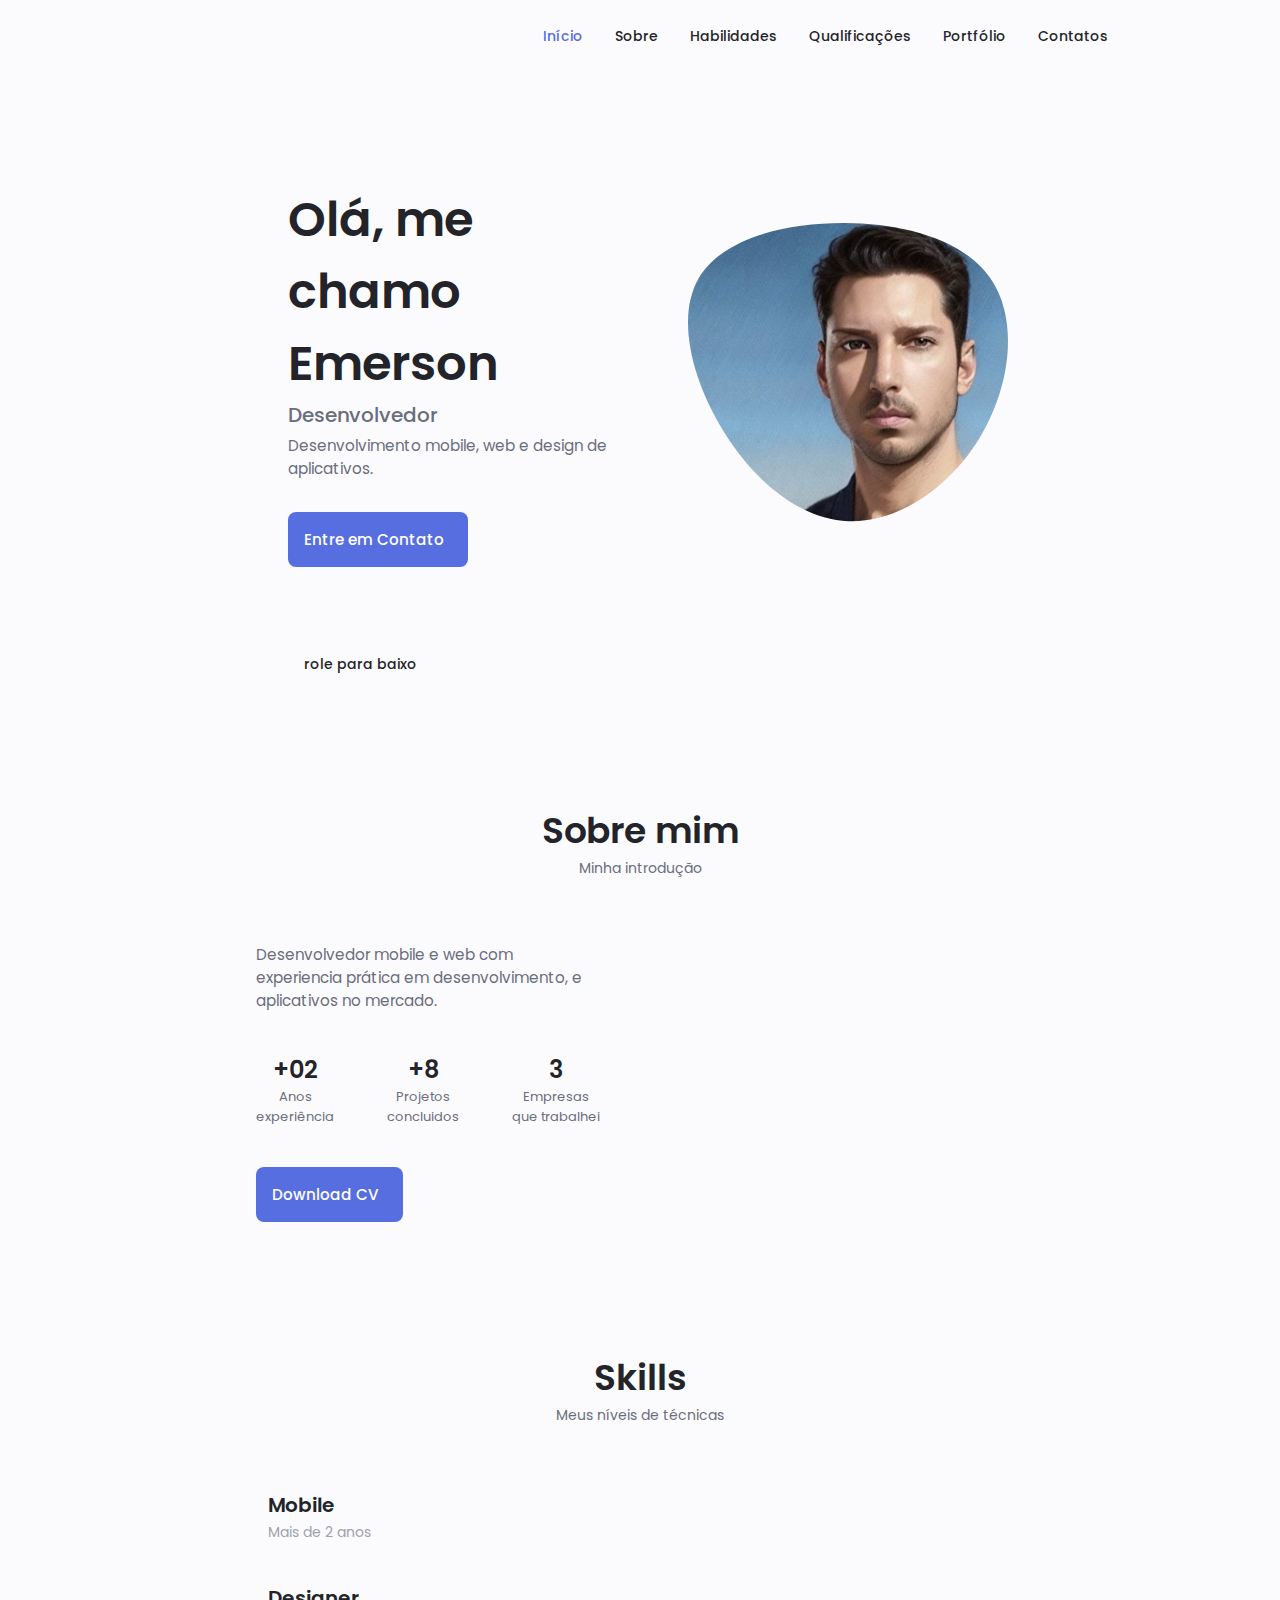
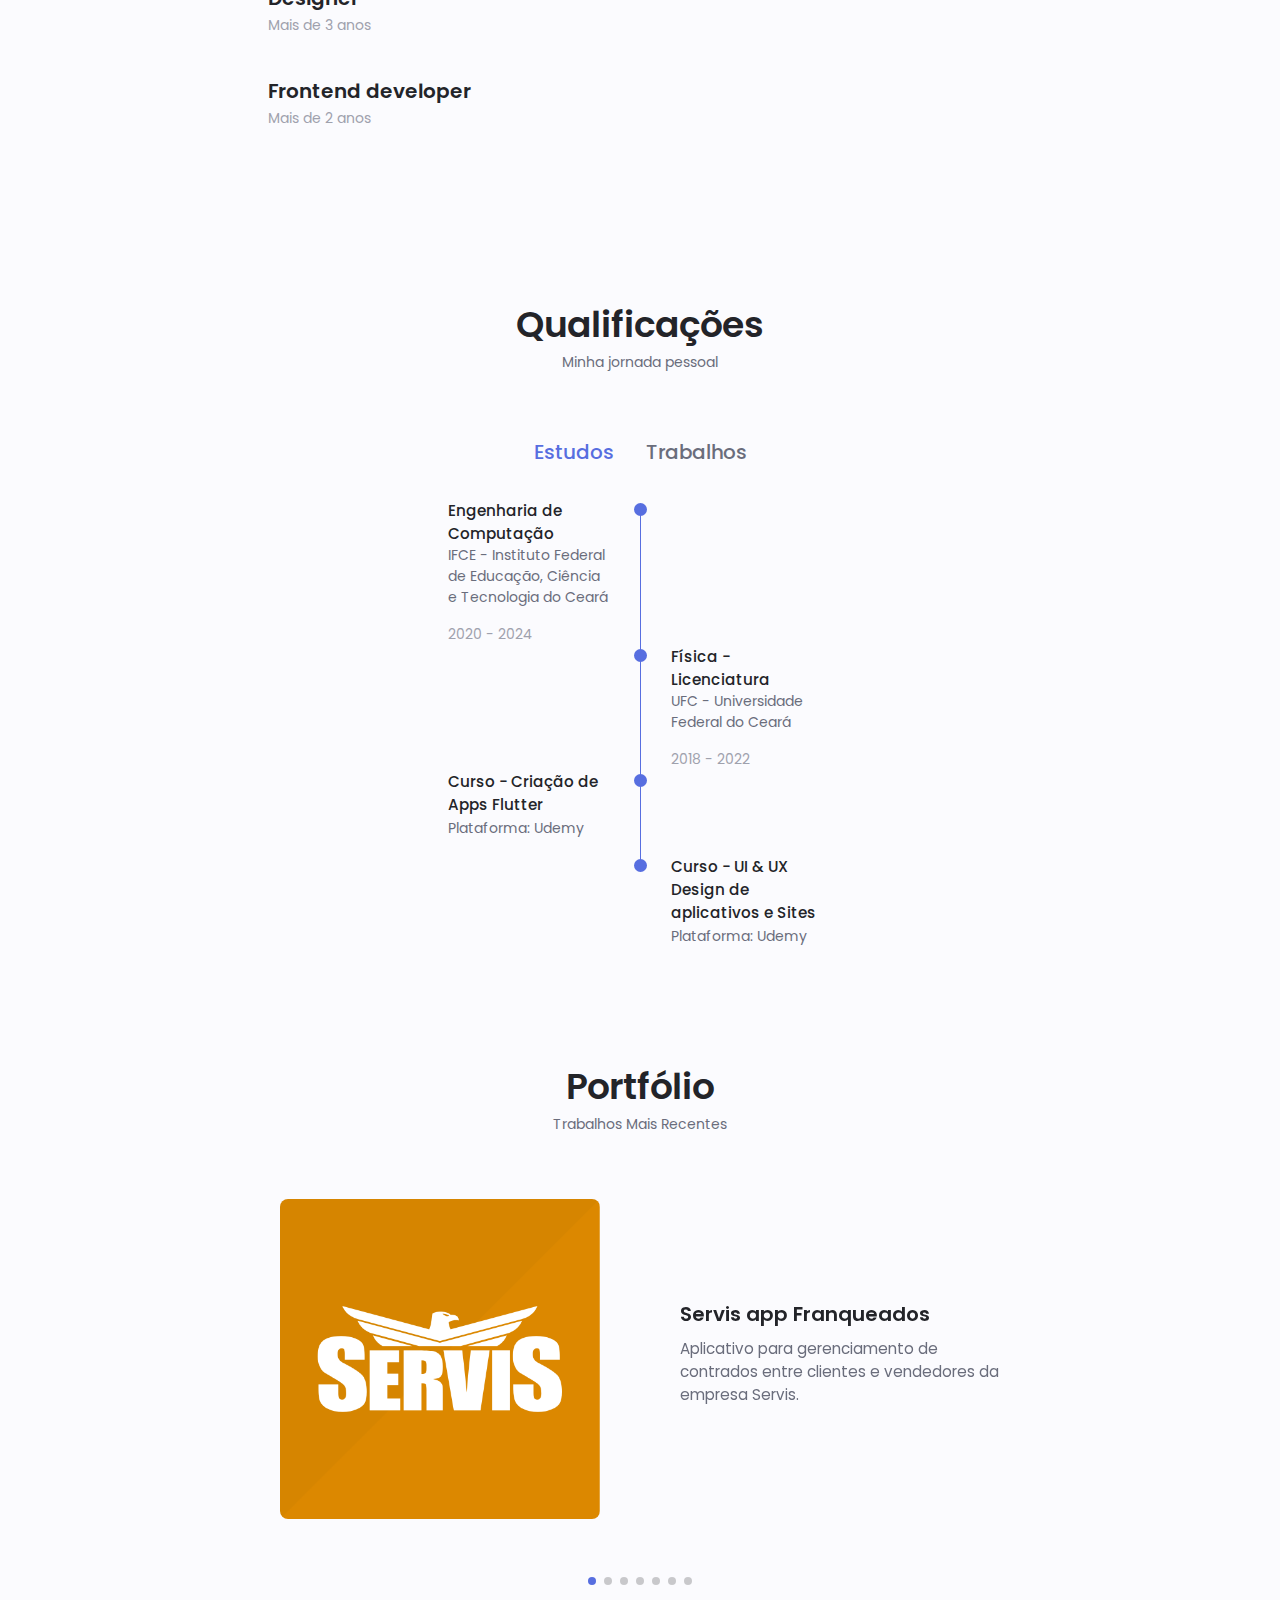
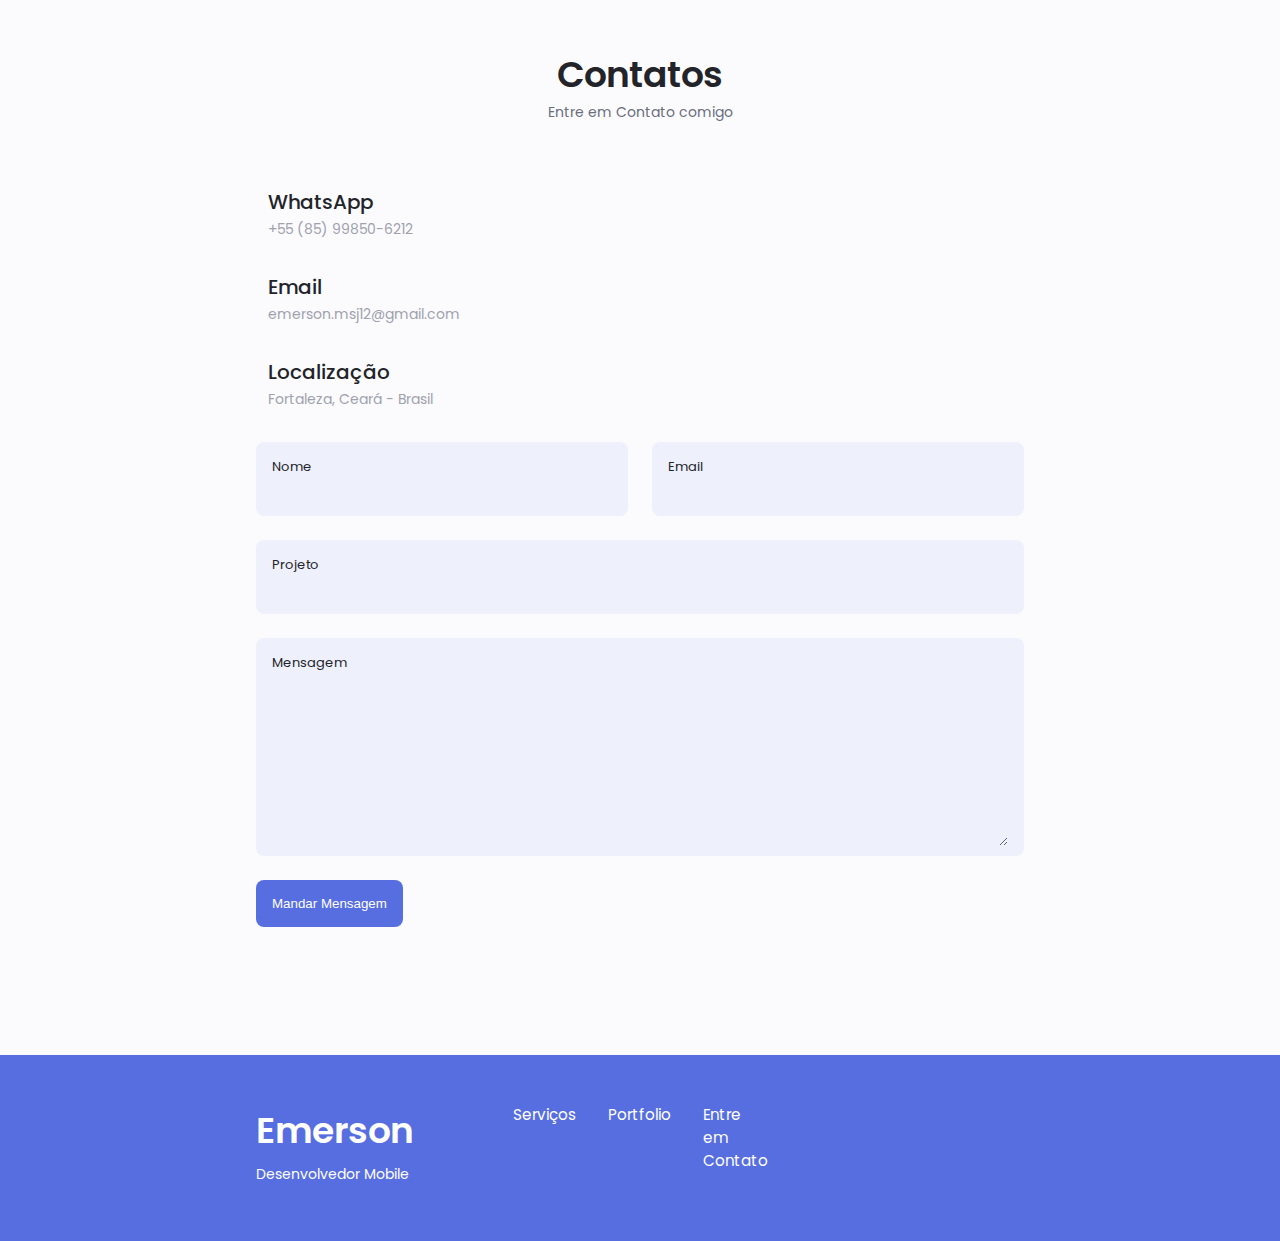
<file: index.html>
<!DOCTYPE html>
<html lang="pt br">

<head>
    <meta charset="UTF-8">
    <meta name="viewport" content="width=device-width, initial-scale=1.0">

    <!--==================== UNICONS ====================-->
    <link rel="stylesheet" href="https://unicons.iconscout.com/release/v4.0.0/css/line.css">

    <!--==================== CSS ====================-->
    <link rel="stylesheet" href="./assets/css/main.css">

    <title>Responsive Portfolio Website</title>
</head>

<body>
    <!--==================== HEADER ====================-->
    <header class="header" id="header">
        <nav class="nav container">
            <!--<a href="#" class="nav_logo">Emerson</a>-->
            <div class="nav_menu" id="nav-menu">
                <ul class="nav_list grid">
                    <li class="nav_item">
                        <a href="#home" class="nav_link active-link">
                            <i class="uil uil-estate nav_icon"></i> Início
                        </a>
                    </li>
                    <li class="nav_item">
                        <a href="#about" class="nav_link">
                            <i class="uil uil-user nav_icon"></i> Sobre
                        </a>
                    </li>
                    <li class="nav_item">
                        <a href="#skills" class="nav_link">
                            <i class="uil uil-file-alt nav_icon"></i> Habilidades
                        </a>
                    </li>
                    <li class="nav_item">
                        <a href="#Qualificacao" class="nav_link">
                            <i class="uil uil-graduation-cap nav_icon"></i> Qualificações
                        </a>
                    </li>
                    <!--
                    <li class="nav_item">
                        <a href="#services" class="nav_link">
                            <i class="uil uil-briefcase-alt nav_icon"></i> Serviços
                        </a>
                    </li>-->
                    <li class="nav_item">
                        <a href="#portifolio" class="nav_link">
                            <i class="uil uil-scenery nav_icon"></i> Portfólio
                        </a>
                    </li>
                    <li class="nav_item">
                        <a href="#contact" class="nav_link">
                            <i class="uil uil-message nav_icon"></i> Contatos
                        </a>
                    </li>
                </ul>
                <i class="uil uil-times nav_close" id="nav-close"></i>
            </div>
            <div class="nav_btns">
                <!--Botão para troca de Tema-->
                <i class="uil uil-moon change-theme" id="theme-button"></i>

                <div class="nav_toggle" id="nav-toggle">
                    <i class="uil uil-apps"></i>
                </div>
            </div>
        </nav>
    </header>

    <!--==================== MAIN ====================-->
    <main class="main">
        <!--==================== HOME ====================-->
        <section class="home section" id="home">
            <div class="home_container container grid">
                <div class="home_content grid">
                    <div class="home_social">
                        <a href="https://www.linkedin.com/in/emerson-oliveira-a67b2a160//" target="_blank" class="home_social-icon">
                            <i class="uil uil-linkedin-alt"></i>
                        </a>
                        <a href="https://github.com/Emersonssj" target="_blank" class="home_social-icon">
                            <i class="uil uil-github-alt"></i>
                        </a>
                    </div>
                    <div class="home_img">
                        <svg class="home_blob" viewBox="0 0 200 187" xmlns="http://www.w3.org/2000/svg" xmlns:xlink="http://www.w3.org/1999/xlink">
                            <mask id="mask0" mask-type="alpha">
                                <path d="M190.312 36.4879C206.582 62.1187 201.309 102.826 182.328 134.186C163.346 165.547 
                                    130.807 187.559 100.226 186.353C69.6454 185.297 41.0228 161.023 21.7403 129.362C2.45775 
                                    97.8511 -7.48481 59.1033 6.67581 34.5279C20.9871 10.1032 59.7028 -0.149132 97.9666 
                                    0.00163737C136.23 0.303176 174.193 10.857 190.312 36.4879Z" />
                            </mask>
                            <g mask="url(#mask0)">
                                <path d="M190.312 36.4879C206.582 62.1187 201.309 102.826 182.328 134.186C163.346 
                                    165.547 130.807 187.559 100.226 186.353C69.6454 185.297 41.0228 161.023 21.7403 
                                    129.362C2.45775 97.8511 -7.48481 59.1033 6.67581 34.5279C20.9871 10.1032 59.7028 
                                    -0.149132 97.9666 0.00163737C136.23 0.303176 174.193 10.857 190.312 36.4879Z" />
                                <image class="home_blob-img" x='-30' y='-30' xlink:href="assets/img/perfil.jpg" />
                            </g>
                        </svg>
                    </div>
                    <div class="home_data">
                        <h1 class="home_title">Olá, me chamo Emerson</h1>
                        <h3 class="home_subtitle">Desenvolvedor</h3>
                        <p class="home_description">Desenvolvimento mobile, web e design de aplicativos.</p>
                        <a href="#contact" class="button button--flex">
                            Entre em Contato <i class="uil uil-message button_icon"></i>
                        </a>
                    </div>
                </div>
                <div class="home_scroll">
                    <a href="#about" class="home_scroll-button button--flex">
                        <i class="uil uil-mouse-alt home_scroll-mouse"></i>
                        <span class="home_scroll-name">role para baixo</span>
                        <i class="uil uil-arrow-down home_scroll-arrow"></i>
                    </a>
                </div>
            </div>
        </section>

        <!--==================== ABOUT ====================-->
        <section class="about section" id="about">
            <h2 class="section_title">Sobre mim</h2>
            <span class="section_subtitle">Minha introdução</span>
            <div class="about_container container grid">           
                <div class="about_data">
                    <p class="about_description">Desenvolvedor mobile e web com experiencia prática em desenvolvimento, e aplicativos no mercado.</p>
                    <div class="about_info">
                        <div>
                            <span class="about_info-title">+02</span>
                            <span class="about_info-name">Anos <br> experiência</span>
                        </div>
                        <div>
                            <span class="about_info-title">+8</span>
                            <span class="about_info-name">Projetos <br> concluidos</span>
                        </div>
                        <div>
                            <span class="about_info-title">3</span>
                            <span class="about_info-name">Empresas <br> que trabalhei</span>
                        </div>
                    </div>
                    <div class="about_buttons">
                        <a download="" href="./assets/pdf/Currículo.pdf" class="button button--flex">
                            Download CV<i class="uil uil-download-alt button_icon"></i>
                        </a>
                    </div>
                </div>
            </div>
        </section>

        <!--==================== SKILLS ====================-->
        <section class="skills section" id="skills">
            <h2 class="section_title">Skills</h2>
            <span class="section_subtitle">Meus níveis de técnicas</span>

            <div class="skills_container container grid">
                <div>
                    <!--==================== SKILL 1 ====================-->
                    <div class="skills_content skills_close">
                        <div class="skills_header">
                            <i class="uil uil-mobile-android skills_icon"></i>
                            <div>
                                <h1 class="skills_title">Mobile</h1>
                                <span class="skills_subtitle">Mais de 2 anos</span>
                            </div>
                            <i class="uil uil-angle-down skills_arrow"></i>
                        </div>
                        <div class="skills_list grid">
                            <div class="skills_data">
                                <div class="skills_titles">
                                    <h3 class="skills_name">Flutter - intermediário</h3>
                                    <span class="skills_number">60%</span>
                                </div>
                                <div class="skills_bar">
                                    <span class="skills_percentage skills_flutter"></span>
                                </div>
                            </div>
                            <div class="skills_data">
                                <div class="skills_titles">
                                    <h3 class="skills_name">React Native - iniciante</h3>
                                    <span class="skills_number">20%</span>
                                </div>
                                <div class="skills_bar">
                                    <span class="skills_percentage skills_react"></span>
                                </div>
                            </div>                          
                        </div>
                    </div>
                    <!--==================== SKILL 2 ====================-->
                    <div class="skills_content skills_close">
                        <div class="skills_header">
                            <i class="uil uil-swatchbook skills_icon"></i>
                            <div>
                                <h1 class="skills_title">Designer</h1>
                                <span class="skills_subtitle">Mais de 3 anos</span>
                            </div>
                            <i class="uil uil-angle-down skills_arrow"></i>
                        </div>
                        <div class="skills_list grid">
                            <div class="skills_data">
                                <div class="skills_titles">
                                    <h3 class="skills_name">Figma</h3>
                                    <span class="skills_number">80%</span>
                                </div>
                                <div class="skills_bar">
                                    <span class="skills_percentage skills_figma"></span>
                                </div>
                            </div>
                            <div class="skills_data">
                                <div class="skills_titles">
                                    <h3 class="skills_name">Adobe XD</h3>
                                    <span class="skills_number">80%</span>
                                </div>
                                <div class="skills_bar">
                                    <span class="skills_percentage skills_xd"></span>
                                </div>
                            </div>
                            <div class="skills_data">
                                <div class="skills_titles">
                                    <h3 class="skills_name">Adobe Photoshop</h3>
                                    <span class="skills_number">50%</span>
                                </div>
                                <div class="skills_bar">
                                    <span class="skills_percentage skills_photoshop"></span>
                                </div>
                            </div>
                            <div class="skills_data">
                                <div class="skills_titles">
                                    <h3 class="skills_name">Corel Draw</h3>
                                    <span class="skills_number">80%</span>
                                </div>
                                <div class="skills_bar">
                                    <span class="skills_percentage skills_corel"></span>
                                </div>
                            </div>
                        </div>
                    </div>
                    <!--==================== SKILL 3 ====================-->
                    <div class="skills_content skills_close">
                        <div class="skills_header">
                            <i class="uil uil-brackets-curly skills_icon"></i>
                            <div>
                                <h1 class="skills_title">Frontend developer</h1>
                                <span class="skills_subtitle">Mais de 2 anos</span>
                            </div>
                            <i class="uil uil-angle-down skills_arrow"></i>
                        </div>
                        <div class="skills_list grid">
                            <div class="skills_data">
                                <div class="skills_titles">
                                    <h3 class="skills_name">HTML</h3>
                                    <span class="skills_number">60%</span>
                                </div>
                                <div class="skills_bar">
                                    <span class="skills_percentage skills_html"></span>
                                </div>
                            </div>
                            <div class="skills_data">
                                <div class="skills_titles">
                                    <h3 class="skills_name">CSS</h3>
                                    <span class="skills_number">60%</span>
                                </div>
                                <div class="skills_bar">
                                    <span class="skills_percentage skills_css"></span>
                                </div>
                            </div>
                            <div class="skills_data">
                                <div class="skills_titles">
                                    <h3 class="skills_name">JavaScript</h3>
                                    <span class="skills_number">40%</span>
                                </div>
                                <div class="skills_bar">
                                    <span class="skills_percentage skills_js"></span>
                                </div>
                            </div>
                            <div class="skills_data">
                                <div class="skills_titles">
                                    <h3 class="skills_name">Bootstrap</h3>
                                    <span class="skills_number">60%</span>
                                </div>
                                <div class="skills_bar">
                                    <span class="skills_percentage skills_bootstrap"></span>
                                </div>
                            </div>
                        </div>
                    </div>
                </div>
            </div>
        </section>

        <!--==================== QUALIFICATION ====================-->
        <section class="qualification section" id='Qualificacao'>
            <h2 class="section_title">Qualificações</h2>
            <span class="section_subtitle">Minha jornada pessoal</span>
            <div class="qualification_container container">
                <div class="qualification_tabs">
                    <div class="qualification_button button--flex qualification_active" data-target="#education">
                        <i class="uil uil-graduation-cap qualification_icon"></i> Estudos
                    </div>
                    <div class="qualification_button button--flex" data-target="#work">
                        <i class="uil uil-briefcase-alt qualification_icon"></i> Trabalhos
                    </div>
                </div>
                <div class="qualification_sections">
                    <!--==================== QUALIFICATION CONTENT 1====================-->
                    <div class="qualification_content qualification_active" data-content id="education">
                        <!--==================== QUALIFICATION 1====================-->
                        <div class="qualification_data">
                            <div>
                                <h3 class="qualification_title">Engenharia de Computação</h3>
                                <span class="qualification_subtitle">IFCE - Instituto Federal de Educação, Ciência e Tecnologia do Ceará</span>
                                <div class="qualification_calendar">
                                    <i class="uil uil-calendar-alt"></i> 2020 - 2024
                                </div>
                            </div>
                            <div>
                                <span class="qualification_rounder"></span>
                                <span class="qualification_line"></span>
                            </div>
                        </div>
                        <!--==================== QUALIFICATION 2====================-->
                        <div class="qualification_data">
                            <div></div>

                            <div>
                                <span class="qualification_rounder"></span>
                                <span class="qualification_line"></span>
                            </div>
                            <div>
                                <h3 class="qualification_title">Física - Licenciatura</h3>
                                <span class="qualification_subtitle">UFC - Universidade Federal do Ceará</span>
                                <div class="qualification_calendar">
                                    <i class="uil uil-calendar-alt"></i> 2018 - 2022
                                </div>
                            </div>
                        </div>
                        <!--==================== QUALIFICATION 3====================-->
                        <div class="qualification_data">
                            <div>
                                <h3 class="qualification_title">Curso - Criação de Apps Flutter</h3>
                                <span class="qualification_subtitle">Plataforma: Udemy</span>

                            </div>
                            <div>
                                <span class="qualification_rounder"></span>
                                <span class="qualification_line"></span>
                            </div>
                        </div>
                        <!--==================== QUALIFICATION 4====================-->
                        <div class="qualification_data">
                            <div></div>
                            <div>
                                <span class="qualification_rounder"></span>
                            </div>
                            <div>
                                <h3 class="qualification_title">Curso - UI & UX Design de aplicativos e Sites</h3>
                                <span class="qualification_subtitle">Plataforma: Udemy</span>
                            </div>
                        </div>
                    </div>
                    <!--==================== QUALIFICATION CONTENT 2====================-->
                    <div class="qualification_content" data-content id="work">
                        <!--==================== QUALIFICATION 1====================-->
                        <div class="qualification_data">
                            <div>
                                <h3 class="qualification_title">WDA Tecnologia-AltisLab+</h3>
                                <span class="qualification_subtitle">Bolsista em desenvolvimento flutter</span>
                            </div>
                            <div>
                                <span class="qualification_rounder"></span>
                                <span class="qualification_line"></span>
                            </div>
                        </div>
                        <!--==================== QUALIFICATION 2====================-->
                        <div class="qualification_data">
                            <div></div>

                            <div>
                                <span class="qualification_rounder"></span>
                                <span class="qualification_line"></span>
                            </div>
                            <div>
                                <h3 class="qualification_title">Tribunal Regional do Trabalho da 7ª Região (TRT7)</h3>
                                <span class="qualification_subtitle">Estagiário em desenvolvimento e sustentação de sistemas</span>
                            </div>
                        </div>
                        <!--==================== QUALIFICATION 3====================-->
                        <div class="qualification_data">
                            <div>
                                <h3 class="qualification_title">PIBID - UFC</h3>
                                <span class="qualification_subtitle">Professor de Física</span>

                            </div>
                            <div>
                                <span class="qualification_rounder"></span>

                            </div>
                        </div>
                    </div>
                </div>
            </div>
        <!--==================== PORTFOLIO ====================-->
        <section class="portfolio section" id="portifolio">
            <h2 class="section_title">Portfólio</h2>
            <span class="section_subtitle">Trabalhos Mais Recentes</span>

            <div class="portfolio_container container swiper-container">
                <div class="swiper-wrapper">
                    <div class="portfolio_content grid swiper-slide">
                        <img src="assets/img/portfolio5.png" alt="" class="portfolio_img">

                        <div class="portfolio_data">
                            <h3 class="portfolio_title">Servis app Franqueados</h3>
                            <p class="portfolio_description">
                                Aplicativo para gerenciamento de contrados entre clientes e vendedores da empresa Servis.
                            </p>
                        </div>
                    </div>
                    <div class="portfolio_content grid swiper-slide">
                        <img src="assets/img/portfolio4.jpg" alt="" class="portfolio_img">

                        <div class="portfolio_data">
                            <h3 class="portfolio_title">Meu Wi-Fi Intelbras</h3>
                            <p class="portfolio_description">
                                Manutenção e refatoração do aplicativo Android e IOS feito em flutter para gerenciamento de roteadores da Intelbras.
                            </p>
                        </div>
                    </div>
                    <!--======================== PORTFOLIO 1 =============-->
                    <div class="portfolio_content grid swiper-slide">
                        <img src="assets/img/portifolio1.png" alt="Mais Projetos a vim" class="portfolio_img">

                        <div class="portfolio_data">
                            <h3 class="portfolio_title">Organograma TRT7</h3>
                            <p class="portfolio_description">
                                Organograma institucional do Tribunal Regional do Trabalho, feito com JavaScript, HTML e CSS.
                            </p>
                        </div>
                    </div>

                    <!--======================== PORTFOLIO 2 =============-->
                    <div class="portfolio_content grid swiper-slide">
                        <img src="assets/img/ic_launcher (2).png" alt="Mais Projetos a vim" class="portfolio_img">

                        <div class="portfolio_data">
                            <h3 class="portfolio_title">Historium</h3>
                            <p class="portfolio_description">
                                Projeto de um aplicativo rede social que conecta escritores e compartilha livros amadores, feito em flutter.
                            </p>
                        </div>
                    </div>

                    <!--======================== PORTFOLIO 3 =============-->
                    <div class="portfolio_content grid swiper-slide">
                        <img src="assets/img/logogiphy.gif" alt="Mais Projetos a vim" class="portfolio_img">

                        <div class="portfolio_data">
                            <h3 class="portfolio_title">Buscador de Gifs</h3>
                            <p class="portfolio_description">
                                Aplicativo de estudo: um buscador de gifs que usa API gratuita da Giphy, feito em flutter.
                            </p>
                        </div>
                    </div>

                    <!--======================== PORTFOLIO 4 =============-->
                    <div class="portfolio_content grid swiper-slide">
                        <img src="assets/img/sensor.jpg" alt="Mais Projetos a vim" class="portfolio_img">

                        <div class="portfolio_data">
                            <h3 class="portfolio_title">Sensor de temperatura e Humidade</h3>
                            <p class="portfolio_description">
                                Projeto feito com um colega, consiste em um sensor que envia os dados para um servidor e é lido pelo aplicativo feito em flutter.
                            </p>
                        </div>
                    </div>
                    <!--======================== PORTFOLIO 5 =============-->
                    <div class="portfolio_content grid swiper-slide">
                        <img src="assets/img/portfolio3.jpg" alt="Mais Projetos a vim" class="portfolio_img">

                        <div class="portfolio_data">
                            <h3 class="portfolio_title">Mais projetos a serem divulgados</h3>
                            <p class="portfolio_description">
                                Alguns projetos não estão listados aqui, mas podem ser conferidos no github
                                <a href="https://github.com/Emersonssj" target="_blank" rel="noopener noreferrer">https://github.com/Emersonssj</a>
                            </p>
                        </div>
                    </div>
                </div>
                <!--============ Add Arrows =============-->
                <div class="swiper-button-next">
                    <i class="uil uil-angle-right-b swiper-portfolio-icon"></i>
                </div>
                <div class="swiper-button-prev">
                    <i class="uil uil-angle-left-b swiper-portfolio-icon"></i>
                </div>

                <!--============ Add Pagination =============-->
                <div class="swiper-pagination"></div>
            </div>
        </section>

        <!--==================== PROJECT IN MIND ====================-->
        <!--<section class="project section">
            <div class="project_bg">
                <div class="project_container container grid">
                    <div class="project_data">
                        <h2 class="project_title">Você tem algum projeto em mente?</h2>
                        <p class="project_description">Entre em contato agora e ganhe 30% de desconto no seu novo projeto!</p>
                        <a href="#contact" class="button button--flex button--white">
                            Entre em contato
                            <i class="uil uil-message project_icon button_icon"></i>
                        </a>
                    </div>

                    <img src="assets/img/perfil.png" alt="" class="project_img">
                </div>
            </div>
        </section>-->

        <!--==================== TESTIMONIAL ====================
        <section class="testimonial section">
            <h2 class="section_title">Depoimentos</h2>
            <span class="section_subtitle">Satisfação dos meus clientes</span>
            <div class="testimonial_container container swiper-container">
                <div class="swiper-wrapper">
                    ==================== TESTIMONIAL 1====================
                    <div class="testimonial_content swiper-slide">
                        <div class="testimonial_data">
                            <div class="testimonial_header">
                                <img src="./assets/img/testimonial1.jpg" alt="Depoimentos" class="testimonial_img">
                                <div>
                                    <h3 class="testimonial_name">Sarah Smith</h3>
                                    <span class="testimonial_client">Cliente</span>
                                </div>
                            </div>
                            <div>
                                <i class="uil uil-star testimonial_icon-star"></i>
                                <i class="uil uil-star testimonial_icon-star"></i>
                                <i class="uil uil-star testimonial_icon-star"></i>
                                <i class="uil uil-star testimonial_icon-star"></i>
                                <i class="uil uil-star testimonial_icon-star"></i>
                            </div>
                        </div>
                        <p>Tenho uma boa opinião, realizou o meu projeto com toda a qualidade e atenção possível,
                             e com apoio 24 horas por dia.</p>
                    </div>
                    ==================== TESTIMONIAL 2====================
                    <div class="testimonial_content swiper-slide">
                        <div class="testimonial_data">
                            <div class="testimonial_header">
                                <img src="./assets/img/testimonial2.jpg" alt="Depoimentos" class="testimonial_img">
                                <div>
                                    <h3 class="testimonial_name">Fernando Sousa</h3>
                                    <span class="testimonial_client">Cliente</span>
                                </div>
                            </div>
                            <div>
                                <i class="uil uil-star testimonial_icon-star"></i>
                                <i class="uil uil-star testimonial_icon-star"></i>
                                <i class="uil uil-star testimonial_icon-star"></i>
                                <i class="uil uil-star testimonial_icon-star"></i>
                                <i class="uil uil-star testimonial_icon-star"></i>
                            </div>
                        </div>
                        <p>Tenho uma boa opinião, realizou o meu projeto com toda a qualidade e atenção possível,
                             e com apoio 24 horas por dia.</p>
                    </div>
                    ==================== TESTIMONIAL 3====================
                    <div class="testimonial_content swiper-slide">
                        <div class="testimonial_data">
                            <div class="testimonial_header">
                                <img src="./assets/img/testimonial3.jpg" alt="Depoimentos" class="testimonial_img">
                                <div>
                                    <h3 class="testimonial_name">Roberto Albert</h3>
                                    <span class="testimonial_client">Cliente</span>
                                </div>
                            </div>
                            <div>
                                <i class="uil uil-star testimonial_icon-star"></i>
                                <i class="uil uil-star testimonial_icon-star"></i>
                                <i class="uil uil-star testimonial_icon-star"></i>
                                <i class="uil uil-star testimonial_icon-star"></i>
                                <i class="uil uil-star testimonial_icon-star"></i>
                            </div>
                        </div>
                        <p>Tenho uma boa opinião, realizou o meu projeto com toda a qualidade e atenção possível,
                             e com apoio 24 horas por dia.</p>
                    </div>
                </div>
                <div class="swiper-pagination swiper-pagination-testimonial"></div>
            </div>
        </section>
        -->

        <!--==================== CONTACT ME ====================-->
        <section class="contact section" id="contact">
            <h2 class="section_title">Contatos</h2>
            <span class="section_subtitle">Entre em Contato comigo</span>

            <div class="contact_container container grid">
                <div>
                    <div class="contact_information">
                        <i class="uil uil-phone contact_icon"></i>

                        <div>
                            <h3 class="contact_title">WhatsApp</h3>
                            <span class="contact_subtitle">+55 (85) 99850-6212</span>
                        </div>
                    </div>

                    <div class="contact_information">
                        <i class="uil uil-envelope contact_icon"></i>

                        <div>
                            <h3 class="contact_title">Email</h3>
                            <span class="contact_subtitle">emerson.msj12@gmail.com</span>
                        </div>
                    </div>

                    <div class="contact_information">
                        <i class="uil uil-map-marker contact_icon"></i>

                        <div>
                            <h3 class="contact_title">Localização</h3>
                            <span class="contact_subtitle">Fortaleza, Ceará - Brasil</span>
                        </div>
                    </div>
                    <form action="https://formsubmit.co/emerson.msj12@gmail.com" class="contact_form grid" method="post">
                        <div class="contact_inputs grid">
                            <div class="contact_content">
                                <label for="name" class="contact_label">Nome</label>
                                <input type="text" id="name" name="nome" class="contact_input" required>
                            </div>

                            <div class="contact_content">
                                <label for="email" class="contact_label">Email</label>
                                <input type="email" id="email" name="email" class="contact_input" required>
                            </div>
                        </div>

                        <div class="contact_content">
                            <label for="project-contact" class="contact_label">Projeto</label>
                            <input type="text" id="project-contact" name="projeto" class="contact_input" required>
                        </div>

                        <div class="contact_content">
                            <label for="message-contact" class="contact_label">Mensagem</label>
                            <textarea name="mensagem" cols="0" rows="7" id="message-contact" class="contact_input" required></textarea>
                        </div>

                        <input type="hidden" name="_next" value="https://wellingtondeoliveira.github.io/curriculoWellington/thanks.html">
                        <div>
                            <button type="submit" class="button button--flex contact_button">Mandar Mensagem</button>
                            <i class="uil uil-message button_icon"></i>
                        </div>
                    </form>
                </div>
            </div>
        </section>
    </main>

    <!--==================== FOOTER ====================-->
    <footer class="footer">
        <footer class="footer">
            <div class="footer_bg">
                <div class="footer_container container grid">
                    <div>
                        <h1 class="footer_title">Emerson</h1>
                        <span class="footer_subtitle">Desenvolvedor Mobile</span>
                    </div>

                    <ul class="footer_links">
                        <li>
                            <a href="#services" class="footer_link">Serviços</a>
                        </li>

                        <li>
                            <a href="#portfolio" class="footer_link">Portfolio</a>
                        </li>

                        <li>
                            <a href="#contact" class="footer_link">Entre em Contato</a>
                        </li>
                    </ul>

                    <div class="footer__socials">
                        <a href="https://www.facebook.com" class="footer_social" target="_blank">
                            <i class="uil uil-facebook-f"></i>
                        </a>

                        <a href="https://www.instagram.com/emerson__olv/" target="_blank" class="footer_social">
                            <i class="uil uil-instagram"></i>
                        </a>

                        <a href="https://www.linkedin.com/in/emerson-oliveira-a67b2a160//" target="_blank" class="footer_social">
                            <i class="uil uil-linkedin-alt"></i>
                        </a>
                    </div>
                </div>


            </div>
        </footer>

        <!--==================== SCROLL TOP ====================-->
        <a href="#" class="scrollup" id="scroll-up">
            <i class="uil uil-arrow-up scrollup_icon"></i>
        </a>

        <!--==================== SWIPER JS ====================-->
        <script src="./assets/js/swiper-bundle.min.js"></script>
        <!--==================== MAIN JS ====================-->
        <script src="./assets/js/main.js"></script>
</body>

</html>
</file>
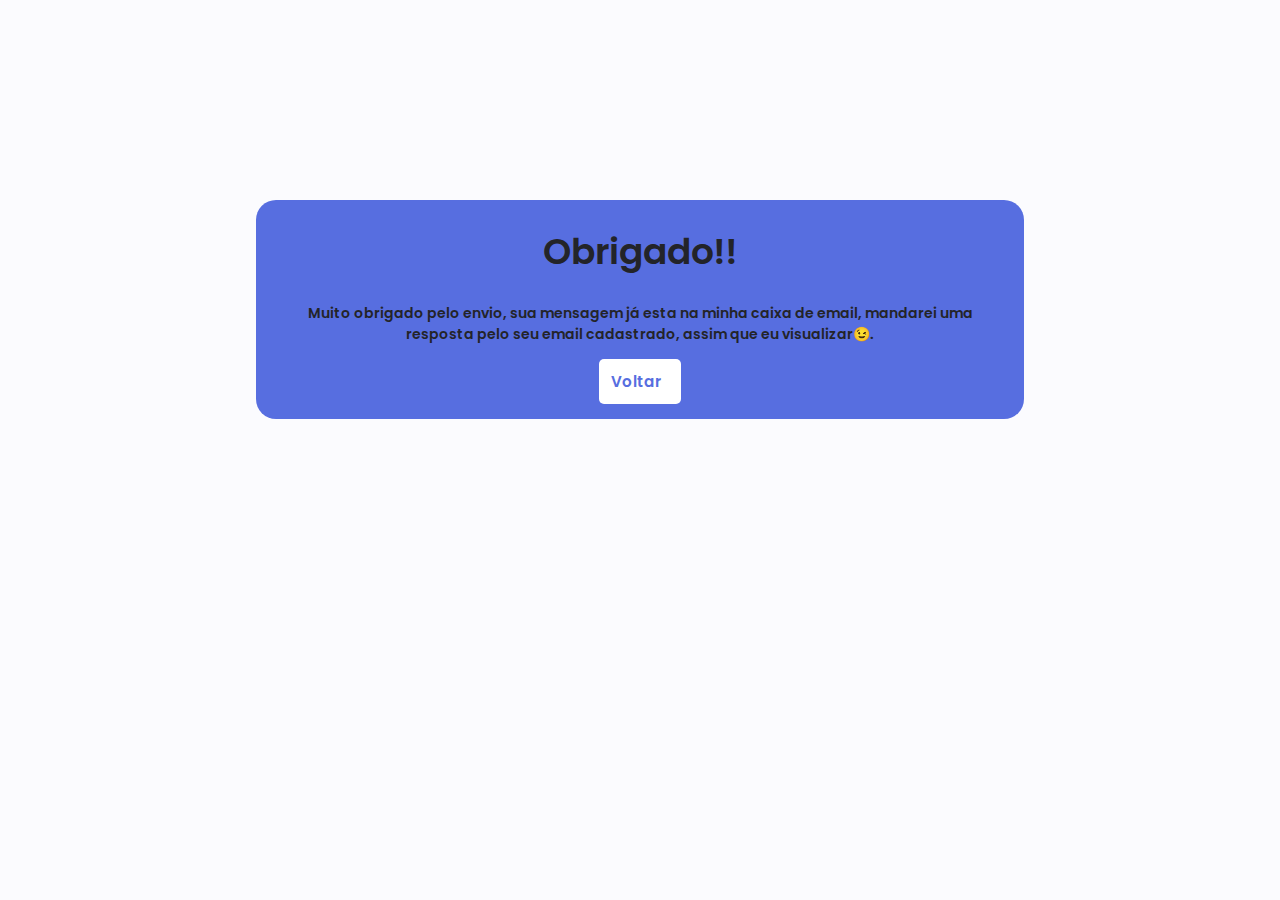
<file: thanks.html>
<!DOCTYPE html>
<html lang="pt br">
<head>
    <meta charset="UTF-8">
    <meta http-equiv="X-UA-Compatible" content="IE=edge">
    <meta name="viewport" content="width=device-width, initial-scale=1.0">
    <link rel="stylesheet" href="https://unicons.iconscout.com/release/v4.0.0/css/line.css">
    <link rel="stylesheet" href="./assets/css/main.css">
    <title>Obrigado</title>
</head>
<body>
    <div class="thanks_container container grid">
        <div class="thanks_content grid">
            <div class="thanks_men">
                <h3 class="thanks_title">Obrigado!!</h3>
                <h4 class="thanks_subtitle">Muito obrigado pelo envio,
                     sua mensagem já esta na minha caixa de email, 
                     mandarei uma resposta pelo seu email cadastrado, assim que eu visualizar😉.</h4>
                <a href="index.html" class="thanks_voltar button--white">
                    Voltar <i class="uil uil-home button_icon"></i>
                </a>
            </div>
        </div>
    </div>
    <script src="./assets/js/main.js"></script>
</body>
</html>
</file>
<file: assets/css/main.css>
@import url(swiper-bundle.min.css);
@import url(styles.css);
</file>
